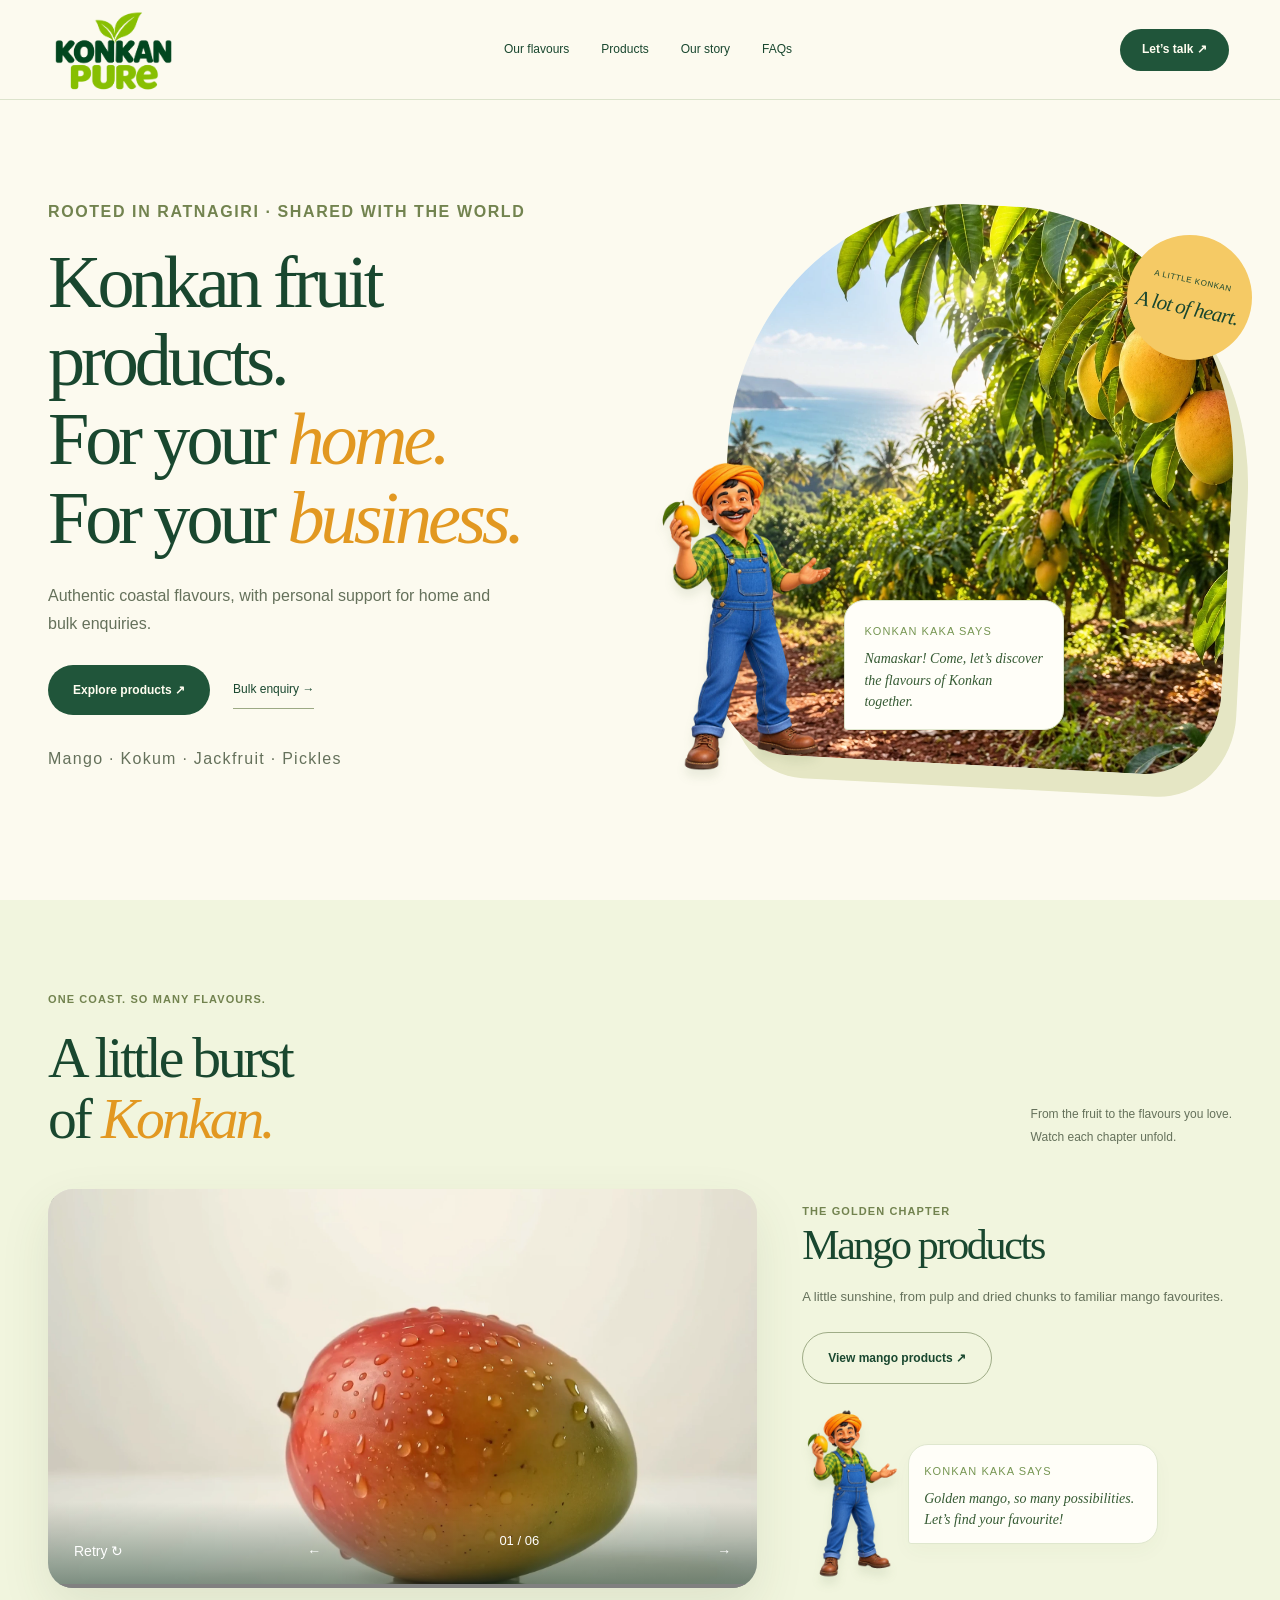
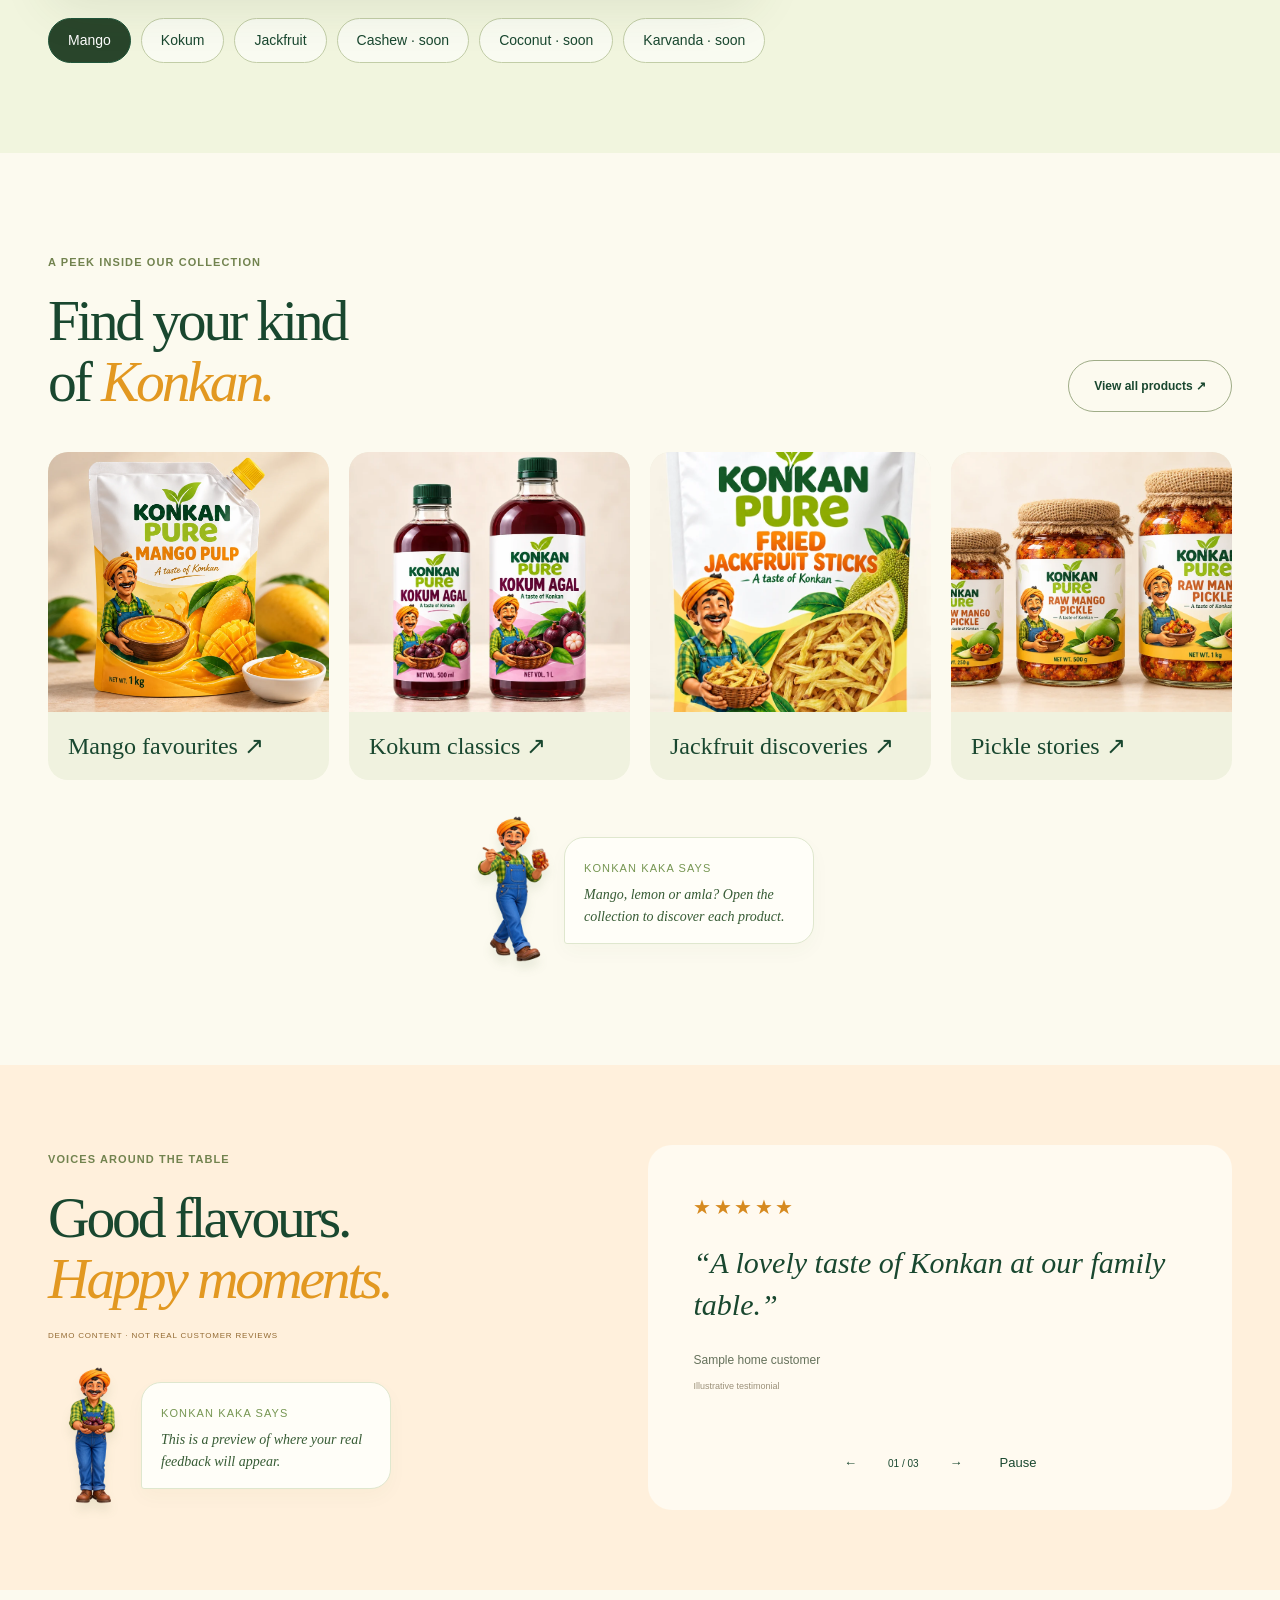
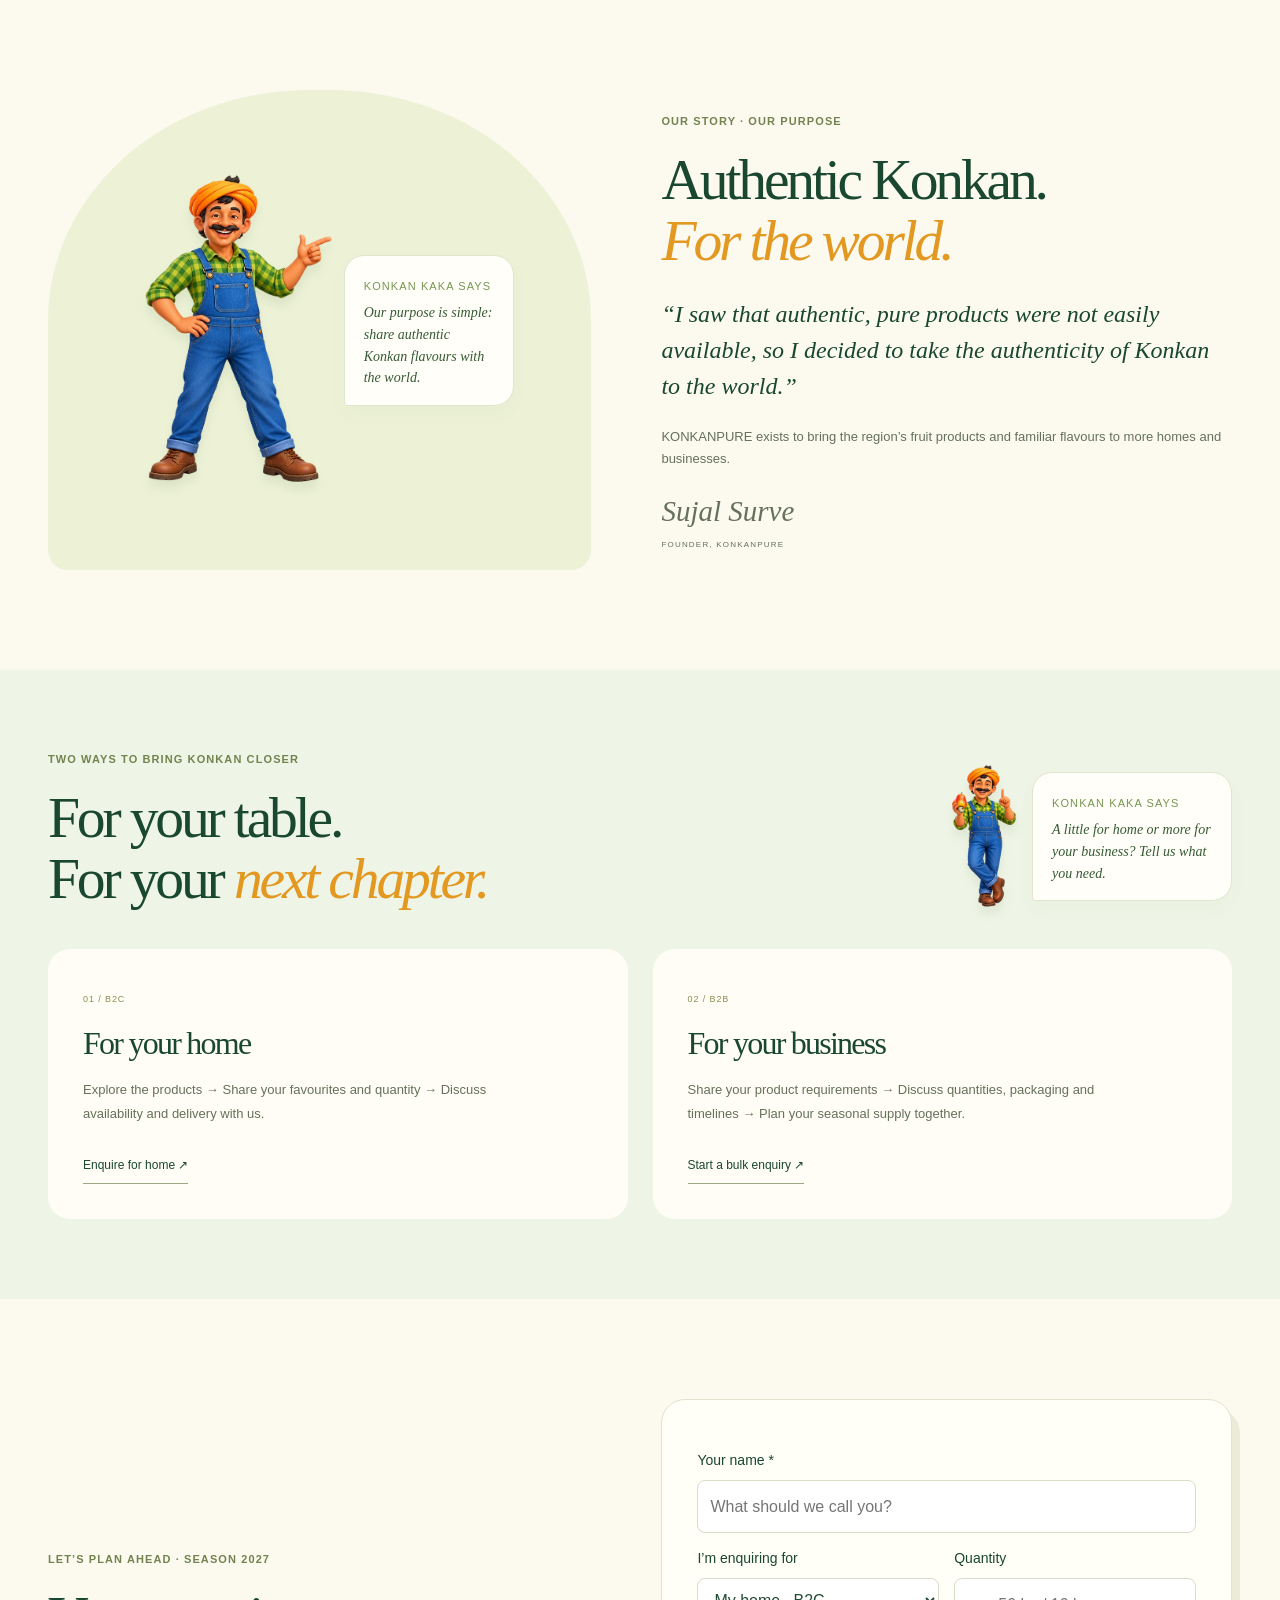
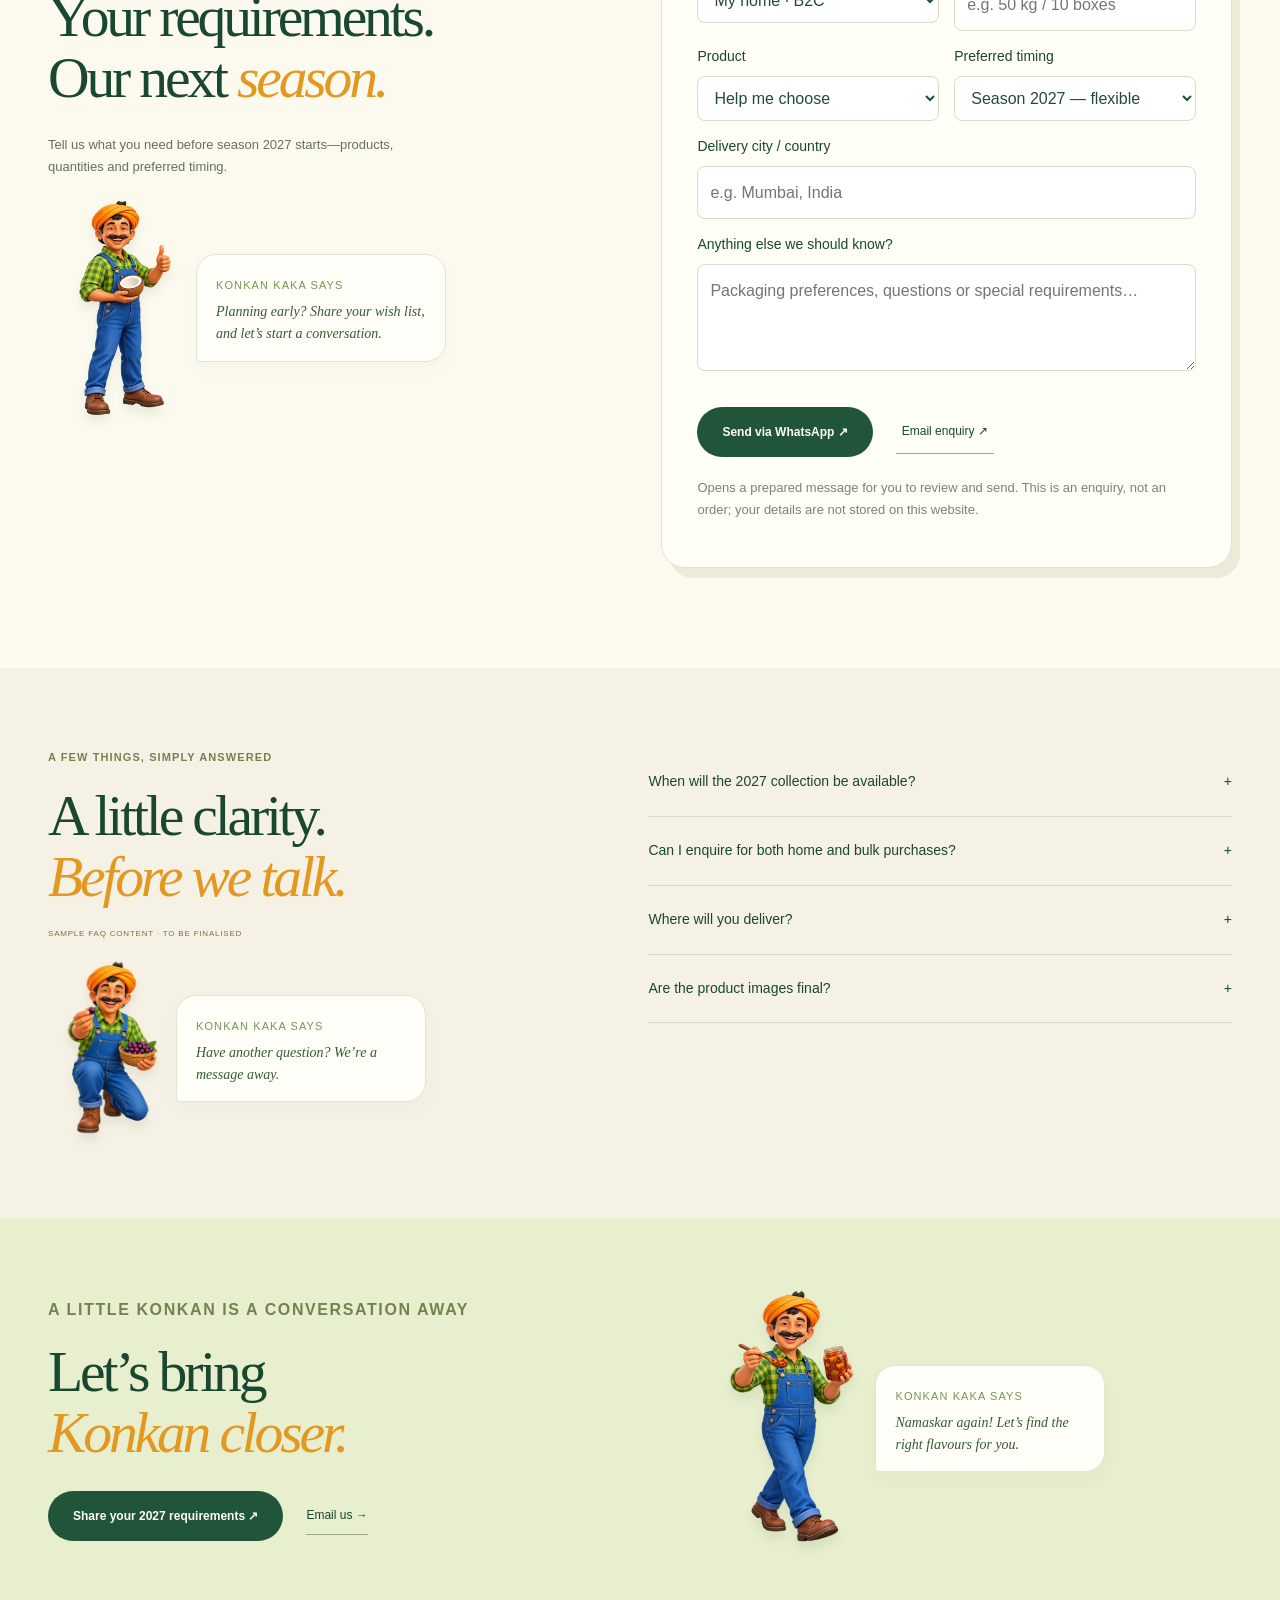
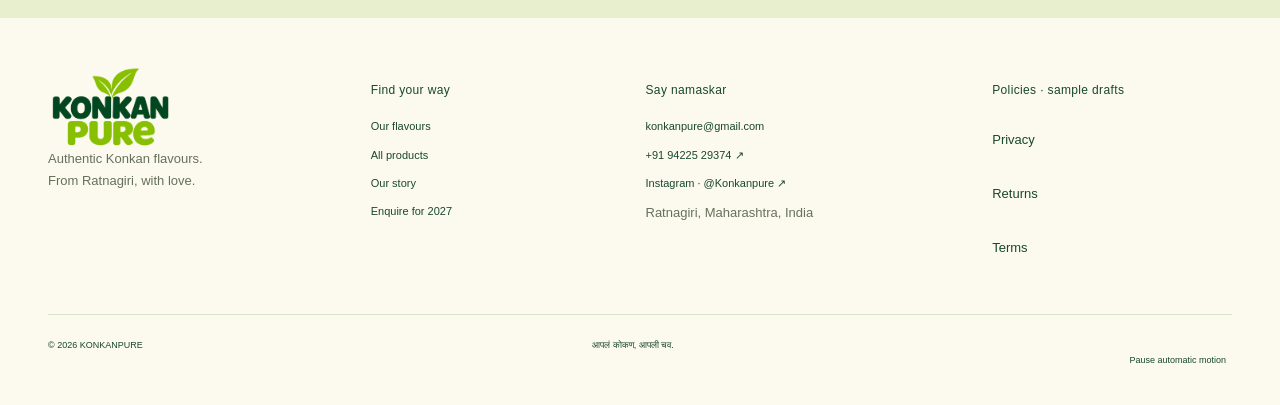
<file: index.html>
<!doctype html><html lang="en"><head><meta charset="utf-8"><meta name="viewport" content="width=device-width,initial-scale=1"><meta name="theme-color" content="#fcfaef"><title>KONKANPURE — Authentic Konkan, for your home & business</title><meta name="description" content="Discover KONKANPURE mango, kokum, jackfruit and pickle products. Enquire for your home or business ahead of season 2027."><link rel="icon" href="assets/favicon.svg"><link rel="stylesheet" href="site.css"><script src="catalog.js" defer></script><script src="site.js" defer></script><script src="video.js" defer></script><script src="enquiry.js" defer></script><meta property="og:type" content="website"><meta property="og:title" content="KONKANPURE — Authentic Konkan fruit products"><meta property="og:description" content="Explore mango, kokum, jackfruit and pickle products for your home or business. Plan your season 2027 enquiry."><meta property="og:image" content="https://konkanpure-story-store.rubyolive16.chatgpt.site/assets/orchard-real.webp"><meta property="og:url" content="https://konkanpure-story-store.rubyolive16.chatgpt.site/index.html"><meta name="twitter:card" content="summary_large_image"></head><body><a class="skip" href="#main">Skip to content</a><header class="header"><a href="index.html" class="brand" aria-label="KONKAN PURE home"></a><button class="menu-toggle" aria-controls="main-nav" aria-expanded="false" aria-label="Open navigation">☰ <span>Menu</span></button><nav id="main-nav" aria-label="Main navigation"><a href="index.html#flavours">Our flavours</a><a href="collection.html">Products</a><a href="index.html#about">Our story</a><a href="index.html#faq">FAQs</a></nav><a class="button small" href="index.html#enquire">Let’s talk ↗</a></header><main id="main">
<section class="hero wrap" id="home"><div class="hero-copy"><p class="eyebrow">ROOTED IN RATNAGIRI · SHARED WITH THE WORLD</p><h1>Konkan fruit products.<br>For your <em>home.</em><br>For your <em>business.</em></h1><p class="lead">Authentic coastal flavours, with personal support for home and bulk enquiries.</p><div class="actions"><a class="button" href="collection.html">Explore products ↗</a><a class="text-link" href="#enquire" data-buyer="business">Bulk enquiry →</a></div><p class="hero-caption">Mango · Kokum · Jackfruit · Pickles</p></div><div class="hero-art"><div class="orchard-window"><img src="assets/orchard-real.webp" alt="Sunlit mango orchard inspired by coastal Konkan" fetchpriority="high"></div><span class="round-seal">A LITTLE KONKAN<br><b>A lot of heart.</b></span><aside class="guide hero-guide"><img src="assets/guide-mango.webp" alt="Konkan Kaka welcoming you with a mango" width="400" height="700" loading="lazy"><div class="bubble"><small>KONKAN KAKA SAYS</small><p>Namaskar! Come, let’s discover the flavours of Konkan together.</p></div></aside></div></section>
<section id="flavours" class="video-section"><div class="wrap"><div class="section-heading"><div><p class="eyebrow">ONE COAST. SO MANY FLAVOURS.</p><h2>A little burst<br>of <em>Konkan.</em></h2></div><p>From the fruit to the flavours you love.<br>Watch each chapter unfold.</p></div><div class="video-layout"><div class="video-frame"><video id="fruit-video" muted playsinline preload="none" poster="assets/videos/mango-hd.webp" aria-label="Mango fruit transforming into products"></video><span id="video-status" class="video-status" role="status"></span><progress id="video-timeline" max="100" value="0" aria-label="Video progress"></progress><div class="video-controls"><button id="video-toggle" aria-label="Pause fruit video">Pause Ⅱ</button><button id="video-prev" aria-label="Previous fruit video">←</button><span id="video-progress">01 / 06</span><button id="video-next" aria-label="Next fruit video">→</button></div></div><div class="video-copy"><span id="fruit-kicker" class="eyebrow">THE GOLDEN CHAPTER</span><h3 id="fruit-name">Mango products</h3><p id="fruit-copy">A little sunshine, from pulp and dried chunks to familiar mango favourites.</p><a class="button outline" id="fruit-products" href="collection.html?fruit=mango">View mango products ↗</a><aside class="guide video-guide"><img src="assets/guide-mango.webp" alt="Konkan Kaka welcoming you with a mango" width="400" height="700" loading="lazy"><div class="bubble"><small>KONKAN KAKA SAYS</small><p>Golden mango, so many possibilities. Let’s find your favourite!</p></div></aside></div></div><div class="fruit-tabs" role="group" aria-label="Choose a fruit video"><button data-fruit="0" aria-pressed="true">Mango</button><button data-fruit="1" aria-pressed="false">Kokum</button><button data-fruit="2" aria-pressed="false">Jackfruit</button><button data-fruit="3" aria-pressed="false">Cashew · soon</button><button data-fruit="4" aria-pressed="false">Coconut · soon</button><button data-fruit="5" aria-pressed="false">Karvanda · soon</button></div></div></section>
<section id="products" class="section wrap"><div class="section-heading"><div><p class="eyebrow">A PEEK INSIDE OUR COLLECTION</p><h2>Find your kind<br>of <em>Konkan.</em></h2></div><a class="button outline" href="collection.html">View all products ↗</a></div><div class="overview-grid"><a class="overview-card" href="collection.html?fruit=mango"><div><img src="assets/mango-pulp.webp" alt="Mango favourites product packaging concept" loading="lazy"></div><span>Mango favourites ↗</span></a><a class="overview-card" href="collection.html?fruit=kokum"><div><img src="assets/kokum-agal.webp" alt="Kokum classics product packaging concept" loading="lazy"></div><span>Kokum classics ↗</span></a><a class="overview-card" href="collection.html?fruit=jackfruit"><div><img src="assets/jackfruit-sticks.webp" alt="Jackfruit discoveries product packaging concept" loading="lazy"></div><span>Jackfruit discoveries ↗</span></a><a class="overview-card" href="collection.html?fruit=pickles"><div><img src="assets/mango-pickle.webp" alt="Pickle stories product packaging concept" loading="lazy"></div><span>Pickle stories ↗</span></a></div><aside class="guide inline-guide"><img src="assets/guide-pickles.webp" alt="Konkan Kaka presenting a pickle jar and spoon" width="400" height="700" loading="lazy"><div class="bubble"><small>KONKAN KAKA SAYS</small><p>Mango, lemon or amla? Open the collection to discover each product.</p></div></aside></section>
<section id="reviews" class="review-section"><div class="wrap review-layout"><div><p class="eyebrow">VOICES AROUND THE TABLE</p><h2>Good flavours.<br><em>Happy moments.</em></h2><span class="sample-label">DEMO CONTENT · NOT REAL CUSTOMER REVIEWS</span><aside class="guide compact-guide"><img src="assets/guide-kokum.webp" alt="Konkan Kaka presenting a bowl of kokum" width="400" height="700" loading="lazy"><div class="bubble"><small>KONKAN KAKA SAYS</small><p>This is a preview of where your real feedback will appear.</p></div></aside></div><div class="review-window" aria-roledescription="carousel" aria-label="Sample testimonials"><div id="review-track"><article class="review-card"><p class="stars" aria-label="Sample 5 out of 5 stars">★★★★★</p><blockquote>“A lovely taste of Konkan at our family table.”</blockquote><p>Sample home customer</p><small>Illustrative testimonial</small></article><article class="review-card"><p class="stars" aria-label="Sample 5 out of 5 stars">★★★★★</p><blockquote>“The kind of regional flavours we’d love to explore for our store.”</blockquote><p>Sample retail buyer</p><small>Illustrative testimonial</small></article><article class="review-card"><p class="stars" aria-label="Sample 5 out of 5 stars">★★★★★</p><blockquote>“A thoughtful collection for sharing a little coastal nostalgia.”</blockquote><p>Sample gifting customer</p><small>Illustrative testimonial</small></article></div><div class="review-controls"><button id="review-prev" aria-label="Previous sample review">←</button><span id="review-count">01 / 03</span><button id="review-next" aria-label="Next sample review">→</button><button id="review-pause" aria-pressed="false">Pause</button></div></div></div></section>
<section id="about" class="section wrap about-layout"><div class="about-art"><aside class="guide about-guide"><img src="assets/guide-jackfruit.webp" alt="Konkan Kaka pointing out the flavours" width="400" height="700" loading="lazy"><div class="bubble"><small>KONKAN KAKA SAYS</small><p>Our purpose is simple: share authentic Konkan flavours with the world.</p></div></aside></div><div><p class="eyebrow">OUR STORY · OUR PURPOSE</p><h2>Authentic Konkan.<br><em>For the world.</em></h2><blockquote class="founder-quote">“I saw that authentic, pure products were not easily available, so I decided to take the authenticity of Konkan to the world.”</blockquote><p>KONKANPURE exists to bring the region’s fruit products and familiar flavours to more homes and businesses.</p><p class="signature">Sujal Surve <span>FOUNDER, KONKANPURE</span></p></div></section>
<section id="how" class="how-section"><div class="wrap"><div class="section-heading"><div><p class="eyebrow">TWO WAYS TO BRING KONKAN CLOSER</p><h2>For your table.<br>For your <em>next chapter.</em></h2></div><aside class="guide mini-guide"><img src="assets/guide-cashew.webp" alt="Konkan Kaka explaining with a cashew apple" width="400" height="700" loading="lazy"><div class="bubble"><small>KONKAN KAKA SAYS</small><p>A little for home or more for your business? Tell us what you need.</p></div></aside></div><div class="how-grid"><article><span class="step">01 / B2C</span><h3>For your home</h3><p>Explore the products → Share your favourites and quantity → Discuss availability and delivery with us.</p><a class="text-link" href="#enquire" data-buyer="home">Enquire for home ↗</a></article><article><span class="step">02 / B2B</span><h3>For your business</h3><p>Share your product requirements → Discuss quantities, packaging and timelines → Plan your seasonal supply together.</p><a class="text-link" href="#enquire" data-buyer="business">Start a bulk enquiry ↗</a></article></div></div></section>
<section id="enquire" class="section wrap enquiry-layout"><div><p class="eyebrow">LET’S PLAN AHEAD · SEASON 2027</p><h2>Your requirements.<br>Our next <em>season.</em></h2><p>Tell us what you need before season 2027 starts—products, quantities and preferred timing.</p><aside class="guide enquiry-guide"><img src="assets/guide-coconut.webp" alt="Konkan Kaka giving a thumbs up with coconut" width="400" height="700" loading="lazy"><div class="bubble"><small>KONKAN KAKA SAYS</small><p>Planning early? Share your wish list, and let’s start a conversation.</p></div></aside></div><form id="lead-form"><label for="name">Your name *</label><input id="name" autocomplete="name" maxlength="80" required placeholder="What should we call you?"><div class="form-row"><div><label for="buyer">I’m enquiring for</label><select id="buyer"><option value="home">My home · B2C</option><option value="business">My business · B2B</option></select></div><div><label for="quantity">Quantity</label><input id="quantity" maxlength="100" placeholder="e.g. 50 kg / 10 boxes"></div></div><div class="form-row"><div><label for="product-interest">Product</label><select id="product-interest"><option value="">Help me choose</option></select></div><div><label for="timing">Preferred timing</label><select id="timing"><option>Season 2027 — flexible</option><option>March 2027</option><option>April 2027</option><option>May 2027</option><option>June 2027 or later</option></select></div></div><label for="delivery-location">Delivery city / country</label><input id="delivery-location" maxlength="120" autocomplete="address-level2" placeholder="e.g. Mumbai, India"><label for="requirements">Anything else we should know?</label><textarea id="requirements" rows="3" maxlength="1800" placeholder="Packaging preferences, questions or special requirements…"></textarea><div class="actions"><button class="button" type="submit" name="channel" value="whatsapp">Send via WhatsApp ↗</button><button class="text-link" type="submit" name="channel" value="email">Email enquiry ↗</button></div><p class="form-note">Opens a prepared message for you to review and send. This is an enquiry, not an order; your details are not stored on this website.</p><p role="status" id="form-status"></p></form></section>
<section id="faq" class="faq-section"><div class="wrap faq-layout"><div><p class="eyebrow">A FEW THINGS, SIMPLY ANSWERED</p><h2>A little clarity.<br><em>Before we talk.</em></h2><span class="sample-label">SAMPLE FAQ CONTENT · TO BE FINALISED</span><aside class="guide faq-guide"><img src="assets/guide-karvanda.webp" alt="Konkan Kaka kneeling with a basket of berries" width="400" height="700" loading="lazy"><div class="bubble"><small>KONKAN KAKA SAYS</small><p>Have another question? We’re a message away.</p></div></aside></div><div><details><summary>When will the 2027 collection be available?</summary><p>Sample answer: Seasonal availability and launch dates will be confirmed closer to the season. Contact us to discuss your requirements.</p></details><details><summary>Can I enquire for both home and bulk purchases?</summary><p>Sample answer: Yes. Share your preferred products and quantity, and we’ll discuss the next steps.</p></details><details><summary>Where will you deliver?</summary><p>Sample answer: Delivery areas, charges and timelines will be confirmed individually on enquiry.</p></details><details><summary>Are the product images final?</summary><p>Sample answer: Packaging shown is conceptual. Final ingredients, pack sizes, prices and availability will be shared before an order is confirmed.</p></details></div></div></section>
<section id="contact" class="closing-section"><div class="wrap closing-layout"><div><p class="eyebrow">A LITTLE KONKAN IS A CONVERSATION AWAY</p><h2>Let’s bring<br><em>Konkan closer.</em></h2><div class="actions"><a class="button" href="#enquire">Share your 2027 requirements ↗</a><a class="text-link" href="mailto:konkanpure@gmail.com">Email us →</a></div></div><aside class="guide closing-guide"><img src="assets/guide-pickles.webp" alt="Konkan Kaka presenting a pickle jar and spoon" width="400" height="700" loading="lazy"><div class="bubble"><small>KONKAN KAKA SAYS</small><p>Namaskar again! Let’s find the right flavours for you.</p></div></aside></div></section></main><footer id="footer"><div class="wrap footer-grid"><div><a class="brand" href="index.html" aria-label="KONKAN PURE home"></a><p>Authentic Konkan flavours.<br>From Ratnagiri, with love.</p></div><div><h3>Find your way</h3><a href="index.html#flavours">Our flavours</a><a href="collection.html">All products</a><a href="index.html#about">Our story</a><a href="index.html#enquire">Enquire for 2027</a></div><div><h3>Say namaskar</h3><a href="mailto:konkanpure@gmail.com">konkanpure@gmail.com</a><a href="https://wa.me/919422529374" target="_blank" rel="noopener">+91 94225 29374 ↗</a><a href="https://www.instagram.com/konkanpure/" target="_blank" rel="noopener">Instagram · @Konkanpure ↗</a><p>Ratnagiri, Maharashtra, India</p></div><div><h3>Policies · sample drafts</h3><button data-policy="privacy">Privacy</button><button data-policy="returns">Returns</button><button data-policy="terms">Terms</button></div></div><div class="wrap footer-bottom"><span>© 2026 KONKANPURE</span><span>आपलं कोकण, आपली चव.</span><button id="motion-control" aria-pressed="false">Pause motion</button></div></footer><dialog id="policy-dialog" aria-label="Policy details"><button class="close" data-close aria-label="Close policy">×</button><div id="policy-body"></div></dialog></body></html>
</file>
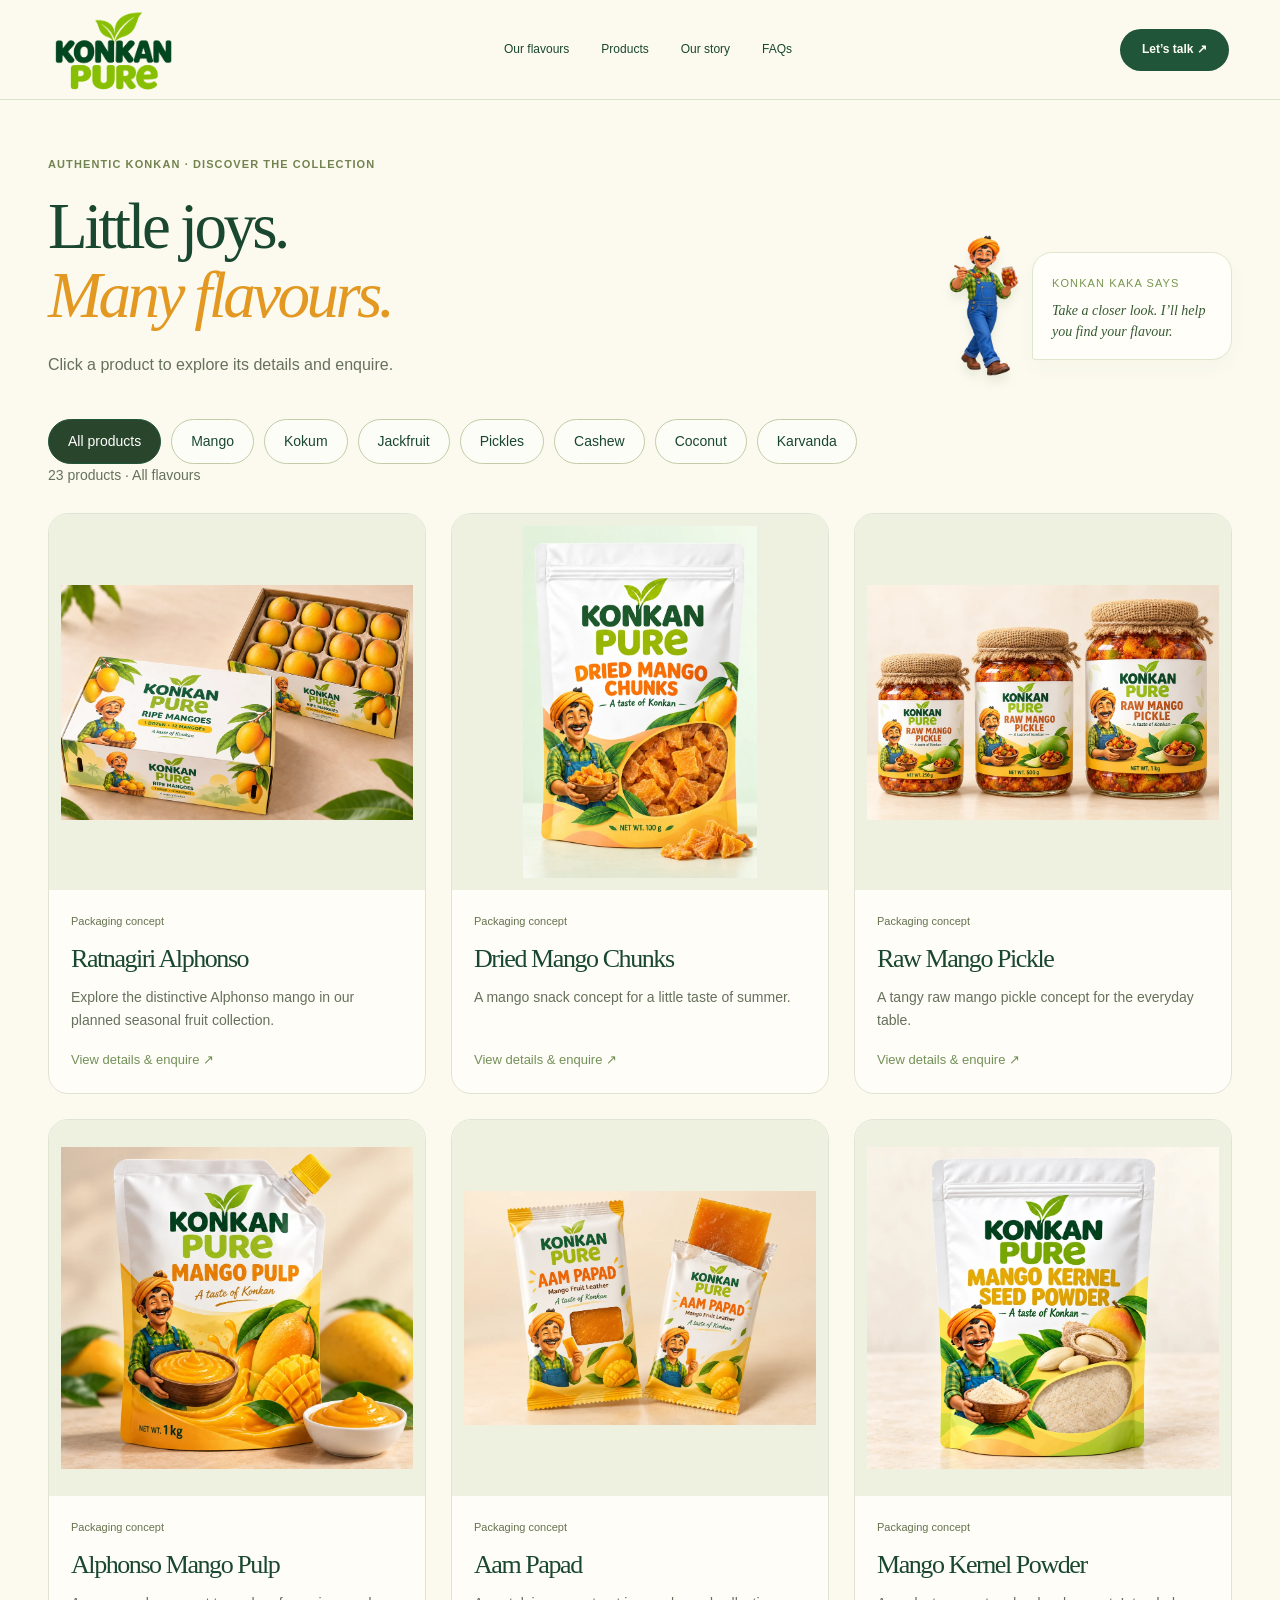
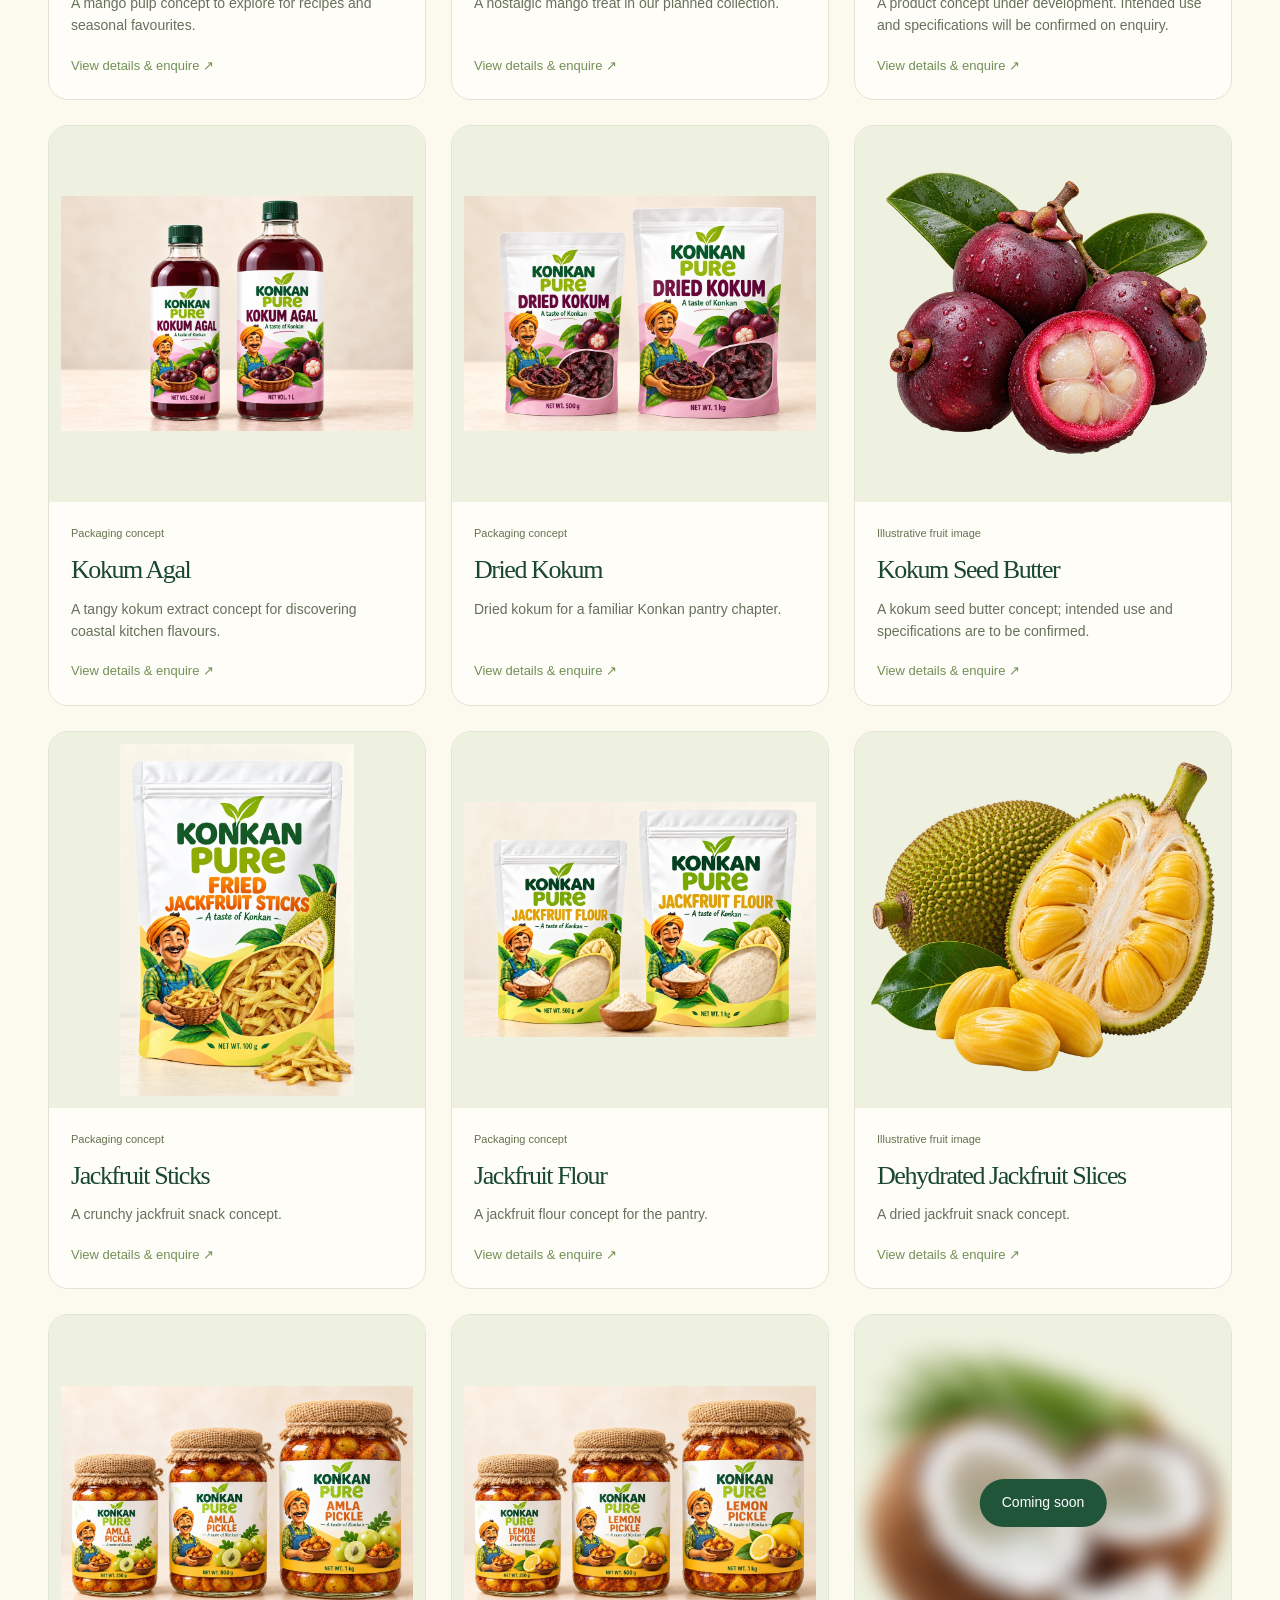
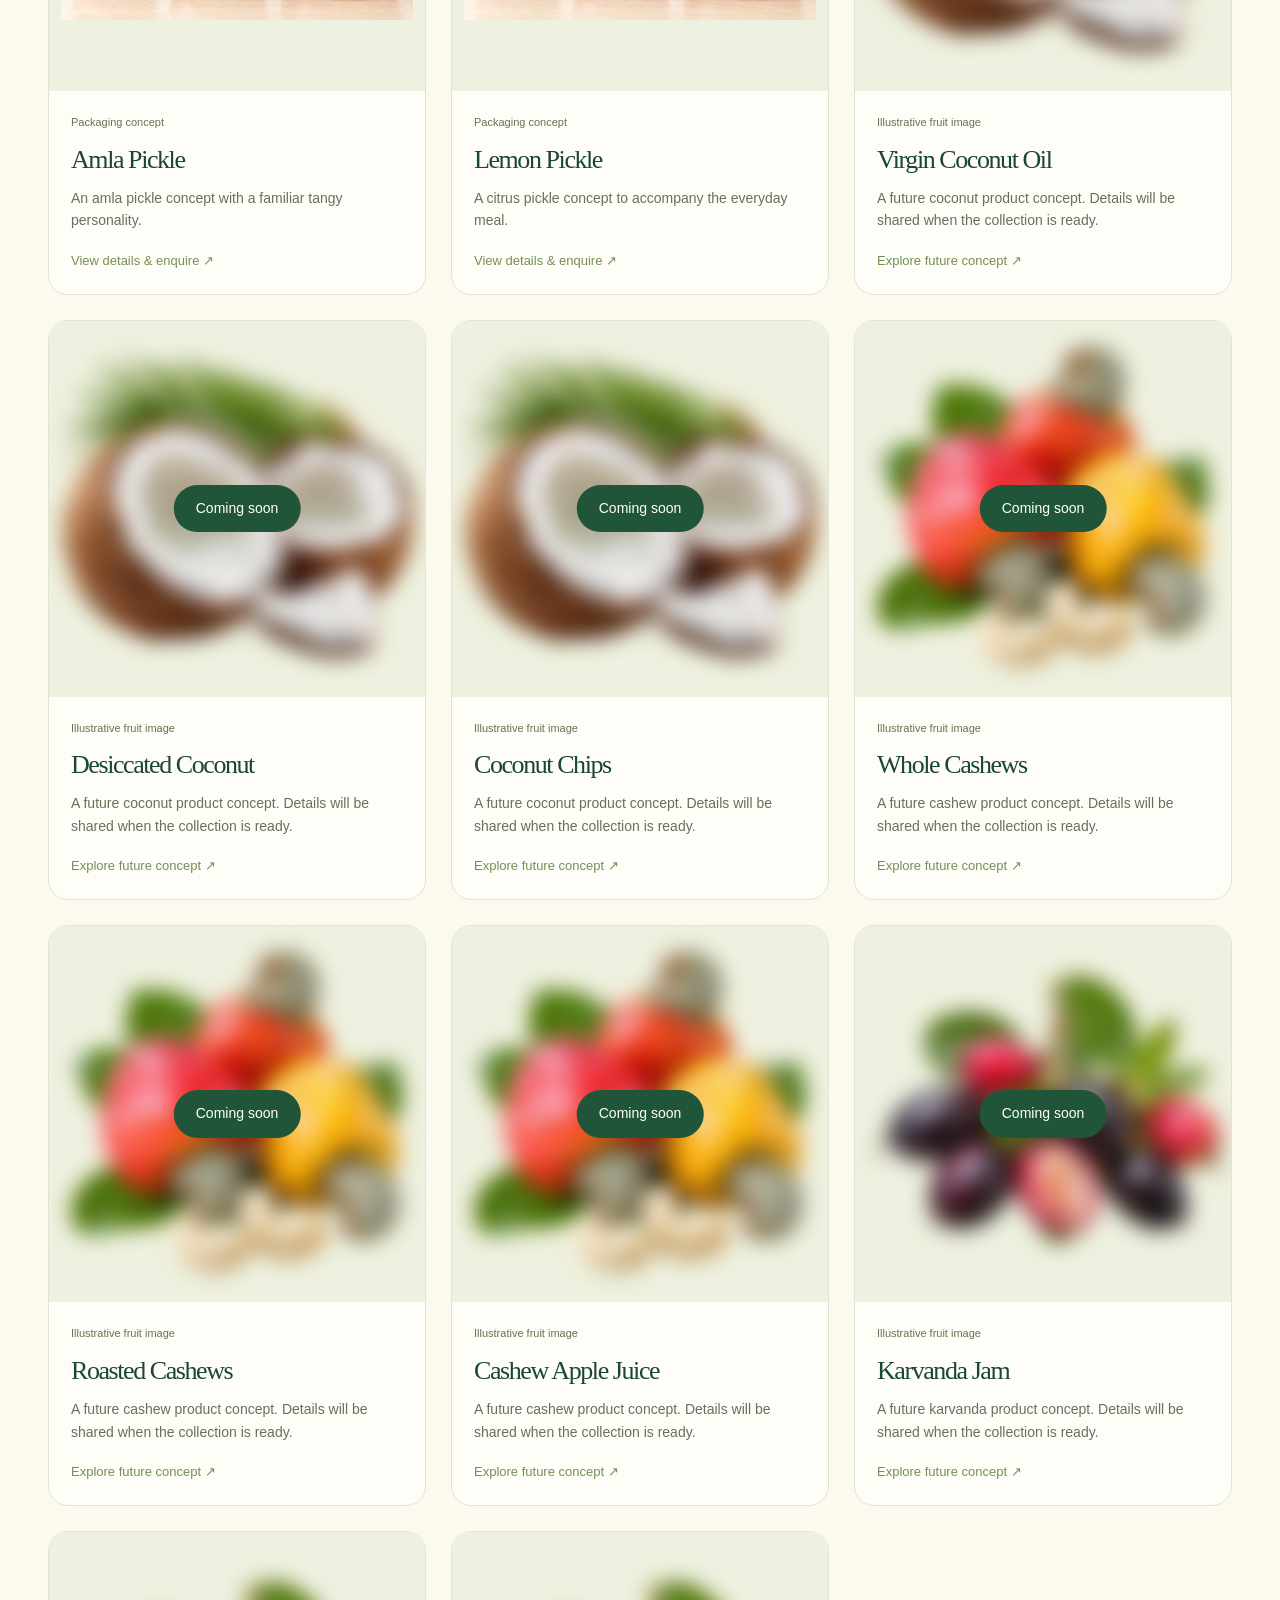
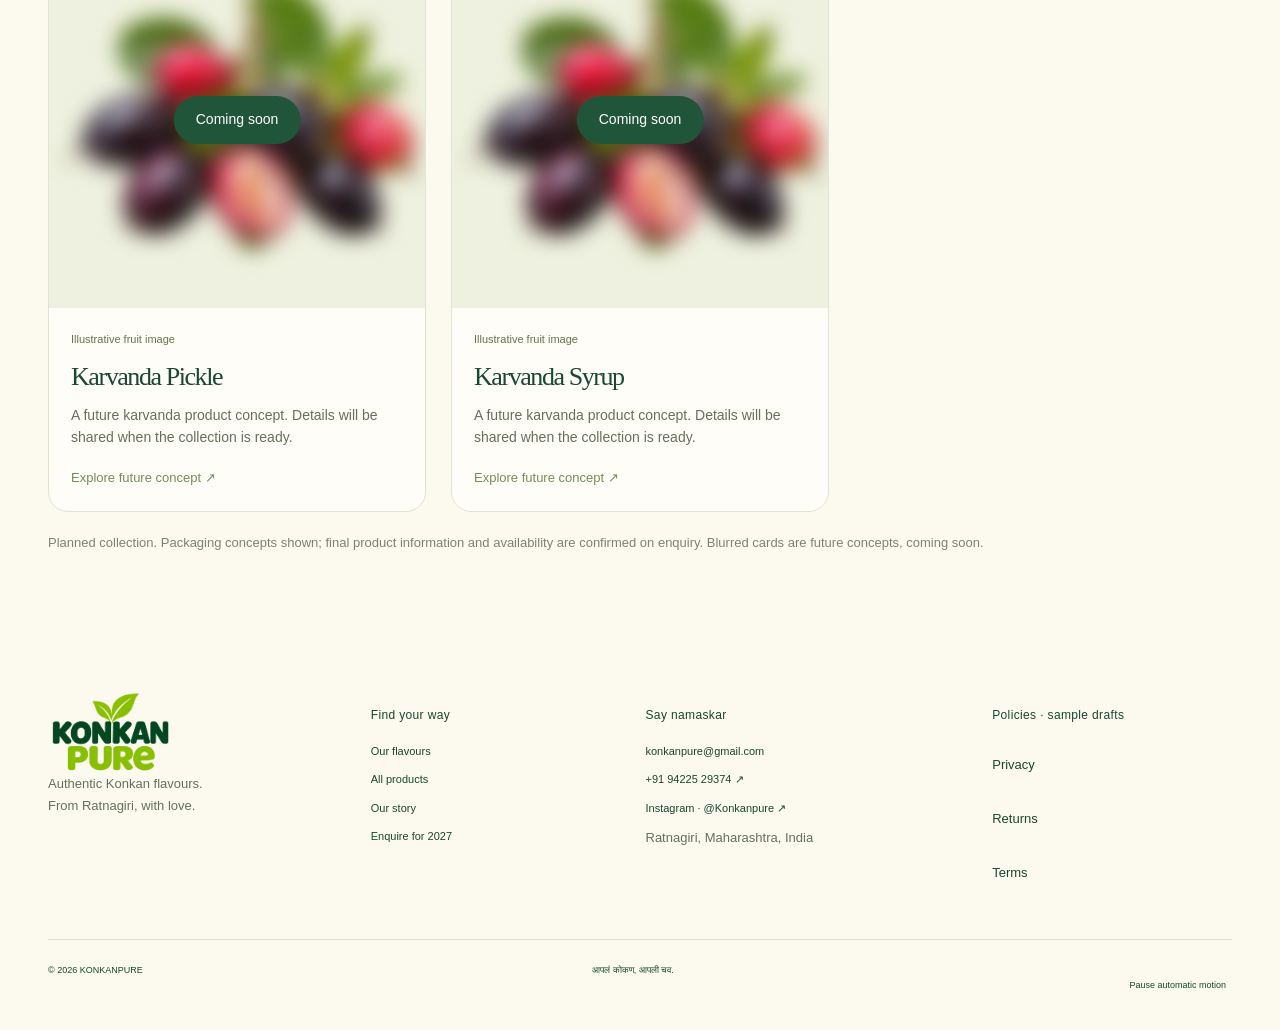
<file: collection.html>
<!doctype html><html lang="en"><head><meta charset="utf-8"><meta name="viewport" content="width=device-width,initial-scale=1"><meta name="theme-color" content="#fcfaef"><title>Our collection — KONKANPURE</title><meta name="description" content="Discover KONKANPURE mango, kokum, jackfruit and pickle products. Enquire for your home or business ahead of season 2027."><link rel="icon" href="assets/favicon.svg"><link rel="stylesheet" href="site.css"><script src="catalog.js" defer></script><script src="site.js" defer></script><script src="collection.js" defer></script><meta property="og:type" content="website"><meta property="og:title" content="KONKANPURE — Authentic Konkan fruit products"><meta property="og:description" content="Explore mango, kokum, jackfruit and pickle products for your home or business. Plan your season 2027 enquiry."><meta property="og:image" content="https://konkanpure-story-store.rubyolive16.chatgpt.site/assets/orchard-real.webp"><meta property="og:url" content="https://konkanpure-story-store.rubyolive16.chatgpt.site/collection.html"><meta name="twitter:card" content="summary_large_image"></head><body><a class="skip" href="#main">Skip to content</a><header class="header"><a href="index.html" class="brand" aria-label="KONKAN PURE home"></a><button class="menu-toggle" aria-controls="main-nav" aria-expanded="false" aria-label="Open navigation">☰ <span>Menu</span></button><nav id="main-nav" aria-label="Main navigation"><a href="index.html#flavours">Our flavours</a><a href="collection.html">Products</a><a href="index.html#about">Our story</a><a href="index.html#faq">FAQs</a></nav><a class="button small" href="index.html#enquire">Let’s talk ↗</a></header><main id="main" class="wrap collection-main"><div class="section-heading"><div><p class="eyebrow">AUTHENTIC KONKAN · DISCOVER THE COLLECTION</p><h1>Little joys.<br><em>Many flavours.</em></h1><p>Click a product to explore its details and enquire.</p></div><aside class="guide mini-guide"><img src="assets/guide-pickles.webp" alt="Konkan Kaka presenting a pickle jar and spoon" width="400" height="700" loading="lazy"><div class="bubble"><small>KONKAN KAKA SAYS</small><p>Take a closer look. I’ll help you find your flavour.</p></div></aside></div><div id="catalog-filters" class="fruit-tabs" role="group" aria-label="Filter products"></div><p id="catalog-count" role="status"></p><div id="catalog-grid" class="catalog-grid"></div><p class="form-note">Planned collection. Packaging concepts shown; final product information and availability are confirmed on enquiry. Blurred cards are future concepts, coming soon.</p></main><dialog id="product-dialog" aria-labelledby="product-title"><button class="close" data-close aria-label="Close product details">×</button><div id="product-detail"></div></dialog><footer id="footer"><div class="wrap footer-grid"><div><a class="brand" href="index.html" aria-label="KONKAN PURE home"></a><p>Authentic Konkan flavours.<br>From Ratnagiri, with love.</p></div><div><h3>Find your way</h3><a href="index.html#flavours">Our flavours</a><a href="collection.html">All products</a><a href="index.html#about">Our story</a><a href="index.html#enquire">Enquire for 2027</a></div><div><h3>Say namaskar</h3><a href="mailto:konkanpure@gmail.com">konkanpure@gmail.com</a><a href="https://wa.me/919422529374" target="_blank" rel="noopener">+91 94225 29374 ↗</a><a href="https://www.instagram.com/konkanpure/" target="_blank" rel="noopener">Instagram · @Konkanpure ↗</a><p>Ratnagiri, Maharashtra, India</p></div><div><h3>Policies · sample drafts</h3><button data-policy="privacy">Privacy</button><button data-policy="returns">Returns</button><button data-policy="terms">Terms</button></div></div><div class="wrap footer-bottom"><span>© 2026 KONKANPURE</span><span>आपलं कोकण, आपली चव.</span><button id="motion-control" aria-pressed="false">Pause motion</button></div></footer><dialog id="policy-dialog" aria-label="Policy details"><button class="close" data-close aria-label="Close policy">×</button><div id="policy-body"></div></dialog></body></html>
</file>
<file: site.css>
*{box-sizing:border-box}html{scroll-behavior:smooth;scroll-padding-top:110px}body{margin:0;background:#fcfaef;color:#19472f;font:15px/1.7 Arial,Helvetica,sans-serif}h1,h2,h3,p,blockquote{margin:0}h1,h2,h3{font-family:Georgia,serif;font-weight:400;letter-spacing:-.055em;line-height:1.06}h1{font-size:clamp(48px,5.6vw,82px)}h2{font-size:clamp(40px,4.5vw,66px)}h3{font-size:32px}em{color:#e29821;font-weight:400}p{color:#65715b}a{color:inherit;text-decoration:none}button,input,select,textarea{font:inherit}button{cursor:pointer;color:inherit}button{background:none;border:0}img{max-width:100%;display:block}a:focus-visible,button:focus-visible,summary:focus-visible,input:focus-visible,select:focus-visible,textarea:focus-visible{outline:3px solid #d68227;outline-offset:5px}.wrap{width:min(1240px,calc(100% - 96px));margin:auto}.section{padding-block:100px}.header{height:100px;padding:0 4vw;display:flex;align-items:center;justify-content:space-between;gap:25px;position:sticky;top:0;z-index:30;background:#fcfaeff5;border-bottom:1px solid #dce3cc;backdrop-filter:blur(16px)}.brand{display:block;width:125px;height:85px;background:url('assets/packaging-logo.webp') center -22px/125px no-repeat;flex-shrink:0}.header nav{display:flex;gap:32px;font-size:12px}.header nav a:hover{color:#c17a15}.button{display:inline-flex;align-items:center;justify-content:center;border-radius:30px;padding:15px 25px;color:#fffdf0;background:#20553a;font-size:12px;font-weight:bold;min-height:48px;transition:transform .2s,background .2s}.button:hover{background:#347849;transform:translateY(-3px)}.button.small{padding:10px 22px;min-height:42px}.button.outline{border:1px solid #9fac87;background:transparent;color:#19472f}.text-link{font-size:12px;border-bottom:1px solid #9ca984;padding-block:8px;display:inline-block}.actions{display:flex;align-items:center;flex-wrap:wrap;gap:23px;margin-top:28px}.eyebrow{font-size:9px;font-weight:bold;letter-spacing:.17em;color:#72834f;margin-bottom:18px}.hero{min-height:calc(100svh - 100px);display:grid;grid-template-columns:1.05fr 1fr;align-items:center;gap:45px;padding-block:40px 70px}.hero h1{margin-bottom:25px}.lead{max-width:460px;font-size:14px;line-height:1.9}.hero-caption{font-size:10px;margin-top:30px;letter-spacing:.08em}.hero-art{height:560px;position:relative}.orchard-window{position:absolute;inset:0 0 0 50px;overflow:hidden;border-radius:46% 46% 15% 15%;transform:rotate(3deg);box-shadow:16px 22px 0 #e5e6c4}.orchard-window img{width:100%;height:100%;object-fit:cover;object-position:65%}.round-seal{position:absolute;right:-20px;top:30px;border-radius:50%;height:125px;width:125px;display:flex;flex-direction:column;justify-content:center;text-align:center;background:#f5ca65;font-size:8px;letter-spacing:.08em;transform:rotate(12deg)}.round-seal b{font:italic 21px Georgia;letter-spacing:-.04em;margin-top:8px}.guide{position:relative;display:flex;align-items:center;gap:8px;isolation:isolate}.guide>img{width:110px;height:190px;object-fit:contain;flex-shrink:0;filter:drop-shadow(0 8px 5px #45612918)}.bubble{position:relative;background:#fffef8;border:1px solid #dfe7ce;border-radius:20px 20px 20px 3px;padding:16px 19px;box-shadow:0 8px 20px #36552908;max-width:250px}.bubble small{font-size:7px;letter-spacing:.12em;color:#769652}.bubble p{font:italic 16px/1.5 Georgia,serif;margin-top:5px;color:#365b34}.hero-guide{position:absolute;left:-25px;bottom:-10px;align-items:flex-end}.hero-guide>img{width:185px;height:320px}.hero-guide .bubble{margin-bottom:45px;width:220px}.section-heading{display:flex;justify-content:space-between;align-items:flex-end;gap:35px;margin-bottom:40px}.section-heading>p{font-size:12px;line-height:1.9}.video-section{padding:90px 0;background:#f1f5de}.video-layout{display:grid;grid-template-columns:1.65fr 1fr;gap:45px;align-items:center}.video-frame{position:relative;aspect-ratio:16/9;overflow:hidden;border-radius:25px;background:#e9e7db;box-shadow:0 20px 50px #3a51271a}.video-frame video{height:100%;width:100%;object-fit:cover;display:block;transition:filter .6s,opacity .4s}.video-controls{position:absolute;inset:auto 0 0;display:flex;justify-content:space-between;background:linear-gradient(transparent,#173b2b88);color:white;padding:28px 20px 14px;font-size:10px}.video-controls button{color:white;font-size:10px}.video-copy h3{font-size:42px;margin-bottom:18px}.video-copy>p{font-size:13px;margin-bottom:24px}.video-guide{margin-top:25px}.video-guide img{height:170px;width:98px}.video-guide .bubble{padding:12px 15px}.video-guide .bubble p{font-size:14px}.fruit-tabs{display:flex;gap:10px;flex-wrap:wrap;margin-top:30px}.fruit-tabs button{font-size:11px;padding:10px 19px;border:1px solid #c2cda7;border-radius:30px;background:#fff9}.fruit-tabs button[aria-pressed=true]{background:#20553a;color:white;border-color:#20553a}.overview-grid{display:grid;grid-template-columns:repeat(4,minmax(0,1fr));gap:20px}.overview-card{border-radius:20px;overflow:hidden;background:#f0f2df;transition:transform .3s}.overview-card:hover{transform:translateY(-7px)}.overview-card>div{aspect-ratio:1.08;overflow:hidden}.overview-card img{width:100%;height:100%;object-fit:cover}.overview-card span{display:block;padding:20px;font:24px Georgia}.inline-guide{justify-content:center;margin-top:35px}.inline-guide img{height:150px;width:90px}.review-section{padding:80px 0;background:#fff0dc}.review-layout{display:grid;grid-template-columns:1fr 1.1fr;gap:70px;align-items:center}.sample-label{display:inline-block;font-size:8px;letter-spacing:.1em;margin-top:20px;color:#936a32}.review-window{overflow:hidden;background:#fffaf0;border-radius:24px}.review-card{flex:0 0 100%;padding:45px;min-width:0}.review-card blockquote{font:italic 30px/1.4 Georgia;margin:18px 0 24px}.review-card p{font-size:12px}.review-card small{font-size:9px;color:#9b9079}.review-card .stars{font-size:20px;color:#d68a20;letter-spacing:.12em}#review-track{display:flex;transition:transform .7s}.review-controls{display:flex;align-items:center;justify-content:center;gap:25px;padding:0 25px 25px;font-size:10px}.review-controls button{font-size:13px}.compact-guide{margin-top:20px}.compact-guide img{height:140px;width:85px}.compact-guide .bubble p{font-size:14px}.about-layout{display:grid;grid-template-columns:1fr 1.05fr;gap:70px;align-items:center}.about-art{border-radius:48% 48% 20px 20px;background:#edf2d7;min-height:480px;display:grid;align-content:center}.about-guide{justify-content:center;padding:25px}.about-guide img{width:210px;height:360px}.about-guide .bubble{width:170px}.about-layout h2{margin-bottom:25px}.founder-quote{font:italic 24px/1.5 Georgia;margin-bottom:22px}.about-layout>div>p:not(.eyebrow){font-size:13px}.signature{font:italic 29px Georgia!important;margin-top:25px}.signature span{display:block;font:8px Arial;letter-spacing:.15em;margin-top:12px}.how-section{background:#eff5e6;padding:80px 0}.mini-guide img{height:145px;width:85px}.mini-guide .bubble{max-width:200px}.mini-guide .bubble p{font-size:14px}.how-grid{display:grid;grid-template-columns:1fr 1fr;gap:25px}.how-grid article{background:#fffdf5;border-radius:22px;padding:35px}.step{font-size:9px;letter-spacing:.1em;color:#85914f}.how-grid h3{margin:17px 0}.how-grid p{font-size:13px;line-height:1.9;max-width:420px}.how-grid a{margin-top:20px}.enquiry-layout{display:grid;grid-template-columns:1fr 1.05fr;gap:70px;align-items:center}.enquiry-layout h2{margin-bottom:25px}.enquiry-layout>div>p:not(.eyebrow){max-width:400px;font-size:13px}.enquiry-guide{margin-top:20px}.enquiry-guide img{height:220px;width:140px}form{border:1px solid #e1e4cf;background:#fffef7;padding:35px;border-radius:24px;box-shadow:8px 10px 0 #ecebd8}label{display:block;font-size:11px;margin:14px 0 7px}input,select,textarea{width:100%;border:1px solid #d6ddc8;border-radius:8px;padding:12px;background:white;color:#234c35;min-width:0;font-size:13px}textarea{resize:vertical}.form-row{display:grid;grid-template-columns:1fr 1fr;gap:15px}.form-row>div{min-width:0}.form-note{font-size:10px;line-height:1.8;margin-top:20px;color:#7c8471}#form-status{font-size:11px;margin-top:12px}.faq-section{background:#f6f1e5;padding:80px 0}.faq-layout{display:grid;grid-template-columns:1fr 1.1fr;gap:70px}.faq-guide{margin-top:15px}.faq-guide img{height:180px;width:120px}.faq-guide .bubble p{font-size:14px}details{border-bottom:1px solid #d8ddc9;padding:22px 0}summary{cursor:pointer;font-size:14px;list-style:none;position:relative;padding-right:25px}summary:after{content:'+';position:absolute;right:0}details[open] summary:after{content:'−'}details p{font-size:12px;margin-top:15px}.closing-section{background:#e7efce;padding:70px 0}.closing-layout{display:grid;grid-template-columns:1.2fr 1fr;align-items:center;gap:30px}.closing-guide img{height:260px;width:160px}.closing-guide .bubble{max-width:230px}footer{padding:45px 0 0;background:#fcfaef}.footer-grid{display:grid;grid-template-columns:1.2fr 1fr 1.3fr 1fr;gap:35px}.footer-grid h3{font:12px Arial;letter-spacing:.03em;margin:20px 0}.footer-grid a:not(.brand),.footer-grid button{display:block;font-size:11px;margin:10px 0;padding:0;text-align:left}.footer-grid p{font-size:11px}.footer-bottom{display:flex;justify-content:space-between;gap:20px;margin-top:35px;border-top:1px solid #dce3cc;padding:23px 0;font-size:9px}.footer-bottom button{font-size:9px}.skip{position:fixed;z-index:100;top:-100px;background:white;padding:15px}.skip:focus{top:0}dialog{border:1px solid #dde5cf;background:#fffef8;color:#19472f;border-radius:24px;padding:40px;max-width:850px;width:calc(100% - 40px);max-height:90svh;overflow:auto}dialog::backdrop{background:#173b2bbb;backdrop-filter:blur(4px)}dialog h2{font-size:35px;margin:10px 0 22px}dialog p{font-size:13px;margin-block:14px}.close{position:absolute;right:15px;top:10px;font-size:28px;z-index:2}.collection-main{padding-block:55px 90px;min-height:80svh}.collection-main h1{font-size:65px;margin-bottom:22px}.catalog-grid{display:grid;grid-template-columns:repeat(3,minmax(0,1fr));gap:25px;margin-top:25px}.catalog-card{text-align:left;border-radius:20px;overflow:hidden;border:1px solid #e0e5d3;background:#fffdf8;padding:0;display:block;transition:transform .25s}.catalog-card:hover{transform:translateY(-5px)}.catalog-photo{aspect-ratio:1;position:relative;overflow:hidden;background:#eef1df}.catalog-photo img{width:100%;height:100%;object-fit:contain}.catalog-card.soon img,.detail-art.soon img{filter:blur(10px);transform:scale(1.05)}.soon-badge{position:absolute;top:50%;left:50%;transform:translate(-50%,-50%);white-space:nowrap;border-radius:30px;background:#20553a;color:white;padding:12px 22px;font-size:14px}.catalog-card h3{font-size:26px;margin:0 0 12px}.catalog-copy{padding:22px}.catalog-copy p{font-size:11px}.catalog-copy small{font-size:9px;display:block;margin-top:18px;color:#729057}.product-detail-layout{display:grid;grid-template-columns:1fr 1fr;gap:30px;align-items:center}.detail-art{position:relative;border-radius:15px;overflow:hidden}.detail-art img{width:100%;object-fit:contain}.detail-meta{font-size:11px;color:#72834f}.motion-paused *,html.motion-paused{animation:none!important;transition:none!important;scroll-behavior:auto!important}
@media(max-width:900px){.wrap{width:calc(100% - 48px)}.header nav{gap:16px}.hero{gap:25px}.hero-art{height:460px}.hero-guide>img{width:150px;height:260px}.hero-guide .bubble{width:170px;padding:13px}.round-seal{right:0;width:100px;height:100px}.video-layout{gap:25px}.video-copy h3{font-size:33px}.video-guide{gap:0}.video-guide img{width:70px;height:130px}.video-guide .bubble p{font-size:12px}.overview-grid{grid-template-columns:repeat(2,minmax(0,1fr))}.review-layout,.about-layout,.enquiry-layout,.faq-layout{gap:35px}.about-guide{flex-direction:column}.about-guide img{height:270px}.footer-grid{grid-template-columns:1fr 1fr}.catalog-grid{grid-template-columns:repeat(2,minmax(0,1fr))}}
@media(max-width:650px){html{scroll-padding-top:90px}.wrap{width:calc(100% - 40px)}.header{height:83px;padding:0 20px;gap:10px}.brand{width:95px;height:65px;background-size:95px;background-position:center -17px}.header nav{display:none}.header .button{font-size:10px;min-height:38px;padding:10px 17px}.hero{grid-template-columns:1fr;padding:35px 0 50px;gap:30px;min-height:0}.hero h1{font-size:51px}.hero .eyebrow{font-size:7px}.lead{font-size:12px}.actions{gap:18px;margin-top:23px}.button{font-size:11px;padding:13px 20px}.text-link{font-size:11px}.hero-art{height:410px;max-width:470px;width:100%;margin:auto}.orchard-window{left:35px;right:12px}.hero-guide{left:-5px;bottom:0}.hero-guide>img{width:140px;height:245px}.hero-guide .bubble{width:180px;margin-bottom:15px}.bubble p{font-size:14px}.round-seal{top:10px}.section,.video-section{padding-block:55px}.section-heading{flex-direction:column;align-items:flex-start;gap:20px;margin-bottom:30px}.section-heading>p{font-size:11px}h2{font-size:43px}.video-layout{grid-template-columns:1fr;gap:25px}.video-copy{position:relative;padding-right:0}.video-copy h3{font-size:36px}.video-copy>p{font-size:12px;max-width:95%}.video-guide{margin-top:15px;justify-content:flex-start}.video-guide img{width:85px;height:150px}.video-guide .bubble{max-width:240px}.video-guide .bubble p{font-size:14px}.fruit-tabs{gap:7px}.fruit-tabs button{font-size:10px;padding:9px 14px}.overview-grid{gap:13px}.overview-card span{font-size:22px;padding:15px}.inline-guide .bubble{max-width:230px}.review-section,.how-section,.faq-section{padding-block:55px}.review-layout,.about-layout,.enquiry-layout,.faq-layout,.closing-layout{grid-template-columns:1fr;gap:30px}.review-card{padding:30px}.review-card blockquote{font-size:27px}.compact-guide{margin-top:10px}.about-art{min-height:0;max-width:420px;width:100%;margin:auto}.about-guide{flex-direction:row;padding:25px 15px}.about-guide img{width:150px;height:260px}.about-guide .bubble{width:170px;padding:14px}.founder-quote{font-size:23px}.how-grid{grid-template-columns:1fr;gap:15px}.how-grid article{padding:27px}.mini-guide img{height:120px;width:75px}.mini-guide .bubble{max-width:230px}.enquiry-guide img{height:160px;width:100px}.enquiry-guide .bubble{max-width:240px}form{padding:22px 20px}.form-row{grid-template-columns:1fr}.form-note{font-size:9px}input,select,textarea{font-size:16px}.faq-guide img{height:140px;width:100px}.closing-section{padding-block:50px}.closing-guide{justify-content:center}.closing-guide img{height:200px;width:125px}.footer-grid{gap:20px}.footer-grid>div:nth-child(3){grid-column:1/-1}.footer-bottom{flex-wrap:wrap}.footer-grid a:not(.brand),.footer-grid button{font-size:10px}.collection-main h1{font-size:50px}.catalog-grid{gap:14px}.catalog-copy{padding:15px}.catalog-copy h3{font-size:23px}.catalog-copy small{font-size:8px}.product-detail-layout{grid-template-columns:1fr}.detail-art{max-height:290px}.detail-art img{height:290px}.catalog-main .section-heading{margin-bottom:25px}dialog{padding:35px 23px}.catalog-card .soon-badge{font-size:11px;padding:10px 16px}}
@media(prefers-reduced-motion:reduce){html{scroll-behavior:auto}*{transition:none!important;animation:none!important}}
@media(max-width:650px){.about-layout>div,.enquiry-layout>div,.faq-layout>div,.closing-layout>div{min-width:0}.about-guide img{width:130px}.about-guide .bubble{width:auto;min-width:0;flex:1}.about-guide{gap:4px}.hero h1{font-size:clamp(44px,12.8vw,51px)}}
/* Readability, navigation and interaction refinements */
.menu-toggle{display:none}.header{position:relative}.header nav a{min-height:44px;display:inline-flex;align-items:center}.button,button,input,select{min-height:44px}button:focus-visible,a:focus-visible,select:focus-visible,input:focus-visible,textarea:focus-visible{outline:3px solid #ad5c20;outline-offset:4px}.hero h1{font-size:clamp(46px,5.8vw,78px)}.hero p,.section-heading>div>p:not(.eyebrow),.fruit-copy p,.about-copy p,.step p,.faq-layout details p,.closing-layout p{font-size:16px;line-height:1.7}.bubble p{font-size:14px;line-height:1.55}.bubble small,.eyebrow{font-size:11px;letter-spacing:.1em}.form-note,.detail-meta,.footer-grid p,.footer-grid a,.footer-grid button{font-size:13px;line-height:1.65}label{font-size:14px}input,select,textarea{font-size:16px}#video-timeline{display:block;width:100%;height:4px;border:0;accent-color:#e8b44c;margin-top:15px}#video-status{font-size:13px;min-height:22px;margin:6px 0}.video-controls{flex-wrap:wrap;gap:10px}.video-frame video{filter:none!important;transition:opacity .25s}.video-frame.ready video{opacity:1}.catalog-card{height:100%;display:flex;flex-direction:column}.catalog-photo{width:100%;flex-shrink:0}.catalog-photo img{padding:12px}.catalog-copy{display:flex;flex-direction:column;flex:1}.catalog-copy p{font-size:14px;line-height:1.6}.catalog-copy small{font-size:13px;margin-top:auto;padding-top:18px}.catalog-copy h3{font-size:26px;line-height:1.2}.image-label{font-size:11px;color:#65734f;margin-bottom:12px}.product-specs{font-size:13px;margin:20px 0}.product-specs>div{padding:9px 0;border-top:1px solid #dce1d0}.product-specs dt{font-weight:700}.product-specs dd{margin:3px 0 0;color:#586448}.mini-guide img{max-height:170px;object-fit:contain}dialog{max-height:90dvh;overflow:auto}.close{min-width:44px}#catalog-count{font-size:14px}.fruit-tabs button{font-size:14px}.fruit-tabs button[aria-pressed=true]{background:#29452b;color:white}.motion-paused *{scroll-behavior:auto!important}
@media(max-width:650px){.header{flex-wrap:wrap;gap:12px}.header>.button{margin-left:auto}.menu-toggle{display:inline-flex;align-items:center;gap:7px;border:1px solid #cdd5bd;background:transparent;border-radius:24px;padding:8px 12px;color:#29452b;font-size:14px}.header nav{display:none;width:100%;order:4;padding:10px 0;border-top:1px solid #dce1d0}.header nav.open{display:flex;flex-direction:column;align-items:stretch;gap:0}.header nav a{padding:7px 12px;font-size:16px}.hero h1{font-size:clamp(39px,10.5vw,57px)}.hero{padding-top:28px}.hero p{font-size:16px}.wrap{width:calc(100% - 36px)}section{padding-top:48px;padding-bottom:48px}.catalog-grid{gap:12px}.catalog-copy{padding:14px}.catalog-copy h3{font-size:21px}.catalog-copy p{font-size:13px}.catalog-copy small{font-size:12px}.catalog-photo img{padding:6px}.mini-guide img{max-height:130px}.bubble p{font-size:13px}.video-controls button{font-size:13px;padding:8px 12px}.detail-layout h2{font-size:32px}.footer-bottom{flex-wrap:wrap;gap:12px}.form-note{font-size:12px}}
@media(max-width:370px){.header{gap:8px}.menu-toggle span{display:none}.catalog-grid{grid-template-columns:1fr}}
#video-timeline{position:absolute;left:0;bottom:0;margin:0;height:4px;z-index:2}.video-controls{font-size:13px}.video-controls button{font-size:14px}.video-controls button:hover{background:#173b2b66;border-radius:20px}
/* Fixed, centered video stage with a decoded next clip for continuous playback. */
.video-frame video{position:absolute;inset:0;width:100%;height:100%;object-fit:contain;object-position:50% 50%;opacity:1;transition:opacity .2s linear;background:#e9e7db}.video-frame video.standby{opacity:0;pointer-events:none}.video-frame .video-controls{z-index:3}.video-frame #video-timeline{z-index:4}
@media(prefers-reduced-motion:reduce){.video-frame video{transition:none}}
</file>
